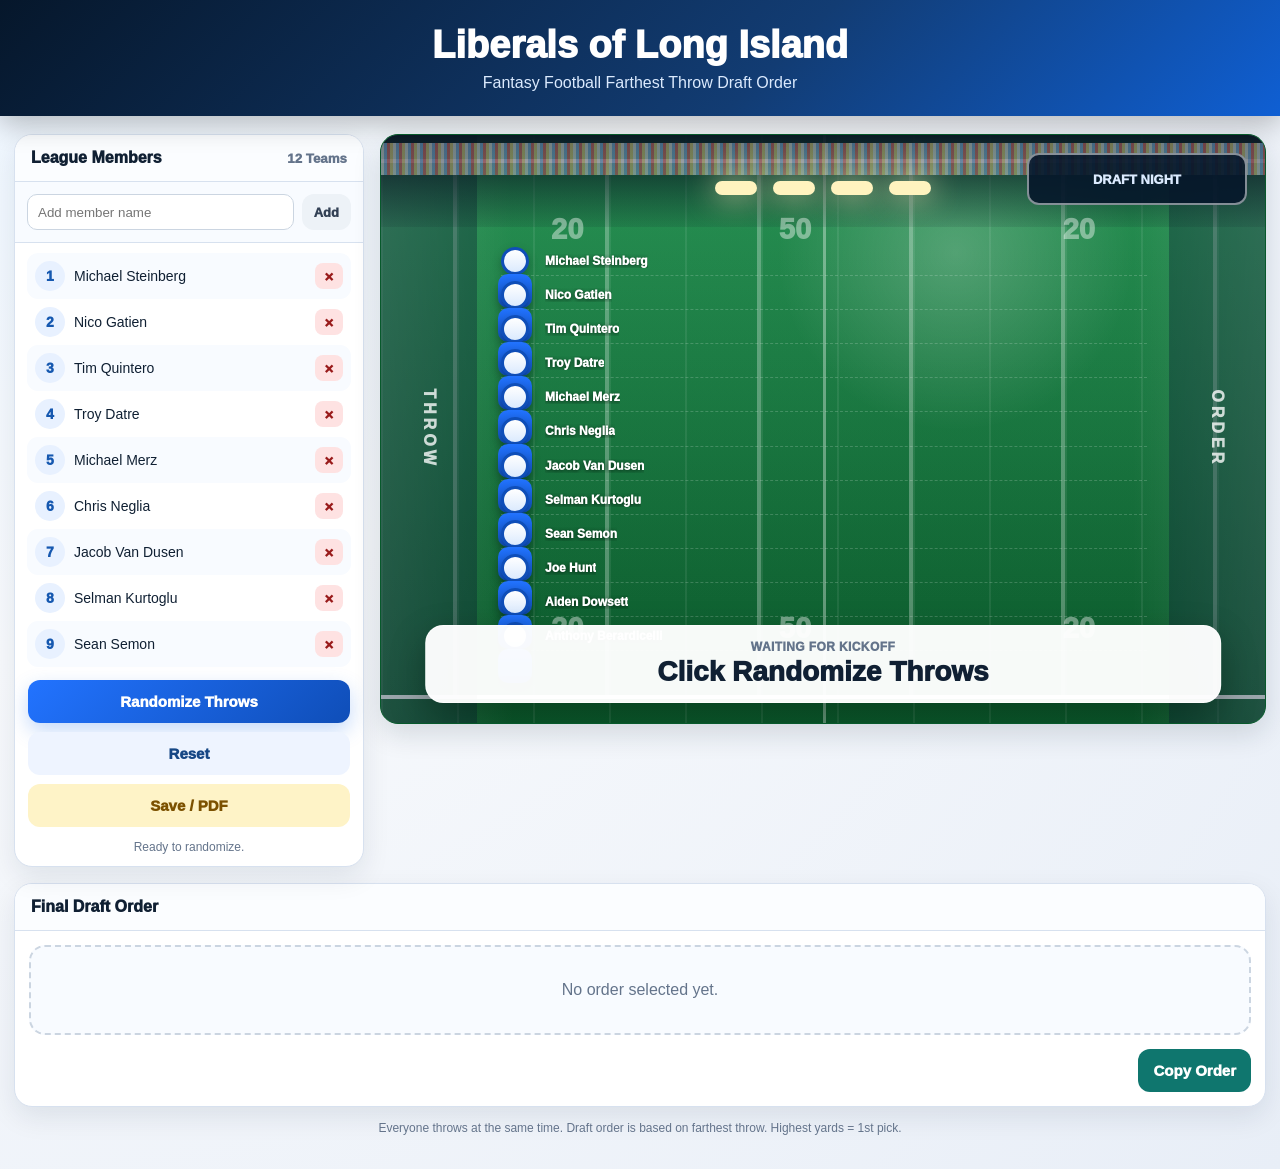
<file: DraftOrder.html>
<!DOCTYPE html>
<html lang="en">
<head>
<meta charset="utf-8" />
<meta name="viewport" content="width=device-width, initial-scale=1" />
<title>Liberals of Long Island Draft Order</title>
<style>
:root{
  --navy:#06172b;
  --blue:#1769ef;
  --gold:#f8cc45;
  --silver:#cbd5e1;
  --bronze:#c47a43;
  --line:#d7e1ef;
  --muted:#64748b;
  --text:#102033;
  --grass1:#168a46;
  --grass2:#0b5f2e;
}
*{box-sizing:border-box}
body{
  margin:0;
  font-family:Segoe UI,Arial,sans-serif;
  color:var(--text);
  background:radial-gradient(circle at top left,#edf6ff,#f7f9fc 38%,#e8eef7);
  min-height:100vh;
}
.header{
  position:relative;
  overflow:hidden;
  background:linear-gradient(135deg,#06172b,#123c73 60%,#0f5fd3);
  color:#fff;
  text-align:center;
  padding:24px 18px;
  box-shadow:0 9px 26px rgba(0,0,0,.24);
}
.header:before{
  content:"";
  position:absolute;
  inset:-80px;
  background:radial-gradient(circle,rgba(255,255,255,.14) 0 2px,transparent 3px 10px);
  opacity:.22;
  transform:rotate(-8deg);
}
.header h1{position:relative;margin:0;font-size:38px;font-weight:950}
.header p{position:relative;margin:7px 0 0;color:#dbeafe}
.wrap{max-width:1280px;margin:18px auto 34px;padding:0 14px}
.layout{display:grid;grid-template-columns:350px 1fr;gap:16px}
.card{background:#fff;border:1px solid var(--line);border-radius:18px;box-shadow:0 10px 28px rgba(16,32,51,.09);overflow:hidden}
.card-title{padding:14px 16px;border-bottom:1px solid var(--line);font-weight:950;background:#fbfdff;display:flex;justify-content:space-between;align-items:center;gap:8px}
.card-title small{color:var(--muted)}
.member-tools{padding:12px;border-bottom:1px solid var(--line);background:#f8fbff;display:grid;grid-template-columns:1fr auto;gap:8px}
.member-tools input{height:36px;border:1px solid #cbd5e1;border-radius:10px;padding:0 10px;font-family:inherit}
.member-tools button{height:36px;padding:0 12px;font-size:13px}
.member-list{padding:10px 12px 12px;max-height:424px;overflow:auto}
.member{display:grid;grid-template-columns:30px 1fr auto;align-items:center;gap:9px;padding:8px;border-radius:11px;font-size:14px}
.member:nth-child(odd){background:#f8fbff}
.badge{width:30px;height:30px;border-radius:50%;background:#e8f1ff;color:#1558b0;font-weight:950;display:flex;align-items:center;justify-content:center}
.remove{height:26px;width:28px;border-radius:8px;background:#fee2e2;color:#991b1b;padding:0;font-size:15px}
.controls{padding:13px;display:grid;gap:9px}
button{border:0;border-radius:12px;padding:13px 15px;font-weight:950;cursor:pointer;font-size:15px;font-family:inherit}
button:disabled{opacity:.55;cursor:not-allowed}.primary{background:linear-gradient(135deg,#2273ff,#0f4eb8);color:#fff;box-shadow:0 8px 20px rgba(31,111,235,.26)}.secondary{background:#eef4ff;color:#164785}.print{background:#fef3c7;color:#7c5100}.copy{background:#0f766e;color:white}.ghost{background:#edf2f7;color:#334155}
.status{font-size:12px;color:var(--muted);text-align:center;padding:0 8px 12px}
.preview{min-height:590px}
.field{
  position:relative;
  min-height:590px;
  border-radius:18px;
  overflow:hidden;
  border:1px solid #07592b;
  background:#0a642f;
  box-shadow:0 10px 28px rgba(16,32,51,.14);
}
.turf{position:absolute;inset:0;background:linear-gradient(180deg,rgba(255,255,255,.08),rgba(0,0,0,.08)),repeating-linear-gradient(90deg,rgba(255,255,255,.08) 0 2px,transparent 2px 76px),linear-gradient(180deg,var(--grass1),var(--grass2))}
.turf:after{content:"";position:absolute;inset:0;background:radial-gradient(circle at 65% 20%,rgba(255,255,255,.22),transparent 24%),linear-gradient(90deg,rgba(255,255,255,.14),transparent 15%,transparent 85%,rgba(255,255,255,.14))}
.stadium{position:absolute;top:0;left:0;right:0;height:92px;background:linear-gradient(180deg,rgba(8,18,33,.94),rgba(8,18,33,.1));z-index:1}
.crowd{position:absolute;left:0;right:0;top:8px;height:32px;background:repeating-linear-gradient(90deg,#fff 0 3px,#93c5fd 3px 6px,#f87171 6px 9px,#fde68a 9px 12px);opacity:.42}
.lights{position:absolute;top:46px;left:50%;transform:translateX(-50%);display:flex;gap:16px}.light{width:42px;height:14px;border-radius:8px;background:#fff3bf;box-shadow:0 0 32px #fff3bf}
.jumbotron{position:absolute;right:18px;top:18px;width:220px;height:52px;background:rgba(6,23,43,.9);border:2px solid rgba(255,255,255,.5);border-radius:12px;color:#dbeafe;display:flex;align-items:center;justify-content:center;z-index:3;font-size:13px;font-weight:950;text-align:center}
.hash{position:absolute;top:24px;bottom:24px;width:100%;background:repeating-linear-gradient(90deg,transparent 0 72px,rgba(255,255,255,.72) 72px 76px,transparent 76px 152px);opacity:.4}.sideline{position:absolute;left:0;right:0;height:4px;background:rgba(255,255,255,.9)}.top{top:24px}.bottom{bottom:24px}.mid{position:absolute;left:50%;top:0;bottom:0;width:3px;background:rgba(255,255,255,.35)}.endzone{position:absolute;top:0;bottom:0;width:96px;background:rgba(7,27,51,.35);display:flex;align-items:center;justify-content:center;color:rgba(255,255,255,.78);font-weight:950;writing-mode:vertical-rl;letter-spacing:4px}.left{left:0}.right{right:0}.yard{position:absolute;color:rgba(255,255,255,.42);font-weight:950;font-size:29px;z-index:2}.y1{left:170px;top:78px}.y2{left:45%;top:78px}.y3{right:170px;top:78px}.y4{left:170px;bottom:78px}.y5{left:45%;bottom:78px}.y6{right:170px;bottom:78px}
.throw-lanes{position:absolute;left:120px;right:118px;top:112px;bottom:72px;z-index:5;display:grid;grid-template-rows:repeat(12,1fr);gap:5px}
.lane{position:relative;border-bottom:1px dashed rgba(255,255,255,.18)}
.thrower{position:absolute;left:0;top:50%;transform:translateY(-50%);width:28px;height:28px;border-radius:50%;background:linear-gradient(180deg,#fff,#dbeafe);border:3px solid #0f4eb8;box-shadow:0 4px 10px rgba(0,0,0,.25)}
.thrower:after{content:"";position:absolute;left:50%;top:24px;transform:translateX(-50%);width:34px;height:34px;border-radius:10px;background:linear-gradient(180deg,#2273ff,#0f4eb8);box-shadow:0 6px 10px rgba(0,0,0,.22)}
.lane-name{position:absolute;left:44px;top:50%;transform:translateY(-50%);font-size:12px;font-weight:950;color:#fff;text-shadow:0 1px 4px rgba(0,0,0,.65);max-width:155px;white-space:nowrap;overflow:hidden;text-overflow:ellipsis}
.lane-ball{position:absolute;left:210px;top:50%;width:28px;height:18px;border-radius:50%;background:linear-gradient(180deg,#a5521b,#5f2d0c);box-shadow:0 7px 16px rgba(0,0,0,.34);opacity:0;transform:translateY(-50%)}
.lane-ball:before{content:"";position:absolute;left:5px;right:5px;top:8px;height:2px;background:#f6e7cf}.lane-ball:after{content:"";position:absolute;left:12px;top:4px;width:2px;height:10px;background:#f6e7cf;box-shadow:4px 0 0 #f6e7cf,-4px 0 0 #f6e7cf}
.lane-ball.fly{opacity:1;animation:flyBall 2.3s cubic-bezier(.17,.78,.18,1) forwards}
@keyframes flyBall{0%{left:210px;transform:translateY(-50%) rotate(0deg) scale(.95)}40%{transform:translateY(-115%) rotate(420deg) scale(1.08)}100%{left:var(--end-x);transform:translateY(-50%) rotate(900deg) scale(.95)}}
.marker{position:absolute;top:50%;transform:translateY(-50%);width:4px;height:32px;background:#fef3c7;border-radius:4px;box-shadow:0 0 10px #fef3c7;opacity:0}.marker.show{opacity:1;left:var(--end-x)}
.yard-tag{position:absolute;top:50%;transform:translateY(-50%);background:#06172b;color:#fff;padding:4px 8px;border-radius:999px;font-size:12px;font-weight:950;box-shadow:0 5px 12px rgba(0,0,0,.28);opacity:0;white-space:nowrap}.yard-tag.show{opacity:1;left:calc(var(--end-x) + 8px)}
.reveal{position:absolute;left:50%;bottom:20px;transform:translateX(-50%);width:min(90%,880px);background:rgba(255,255,255,.97);border-radius:18px;box-shadow:0 14px 36px rgba(0,0,0,.27);padding:14px 17px;text-align:center;z-index:12;border:1px solid rgba(255,255,255,.8)}.tag{color:#64748b;text-transform:uppercase;font-size:12px;font-weight:950;letter-spacing:.4px}.name{font-size:28px;font-weight:950;margin-top:2px}.confetti{position:absolute;inset:0;pointer-events:none;overflow:hidden;z-index:14}.confetti i{position:absolute;width:8px;height:14px;top:-20px;animation:fall 1.9s ease-in forwards}.confetti i:nth-child(3n){background:#f8cc45}.confetti i:nth-child(3n+1){background:#2273ff}.confetti i:nth-child(3n+2){background:#ef4444}@keyframes fall{to{transform:translateY(660px) rotate(620deg);opacity:.08}}
.overlay{display:none;position:fixed;inset:0;z-index:999;background:radial-gradient(circle at top left,#122b4c,#071b33 62%,#03101f);color:white;padding:24px;overflow:auto}.overlay.active{display:block}.skip{position:fixed;right:24px;top:24px;z-index:1002;background:#fef3c7;color:#7c5100;box-shadow:0 10px 24px rgba(0,0,0,.25)}.continue{display:none}.continue.show{display:none}.overlay .field{min-height:calc(100vh - 48px);border-radius:20px}.overlay-head{display:flex;justify-content:space-between;align-items:center;gap:12px;margin-bottom:18px}.overlay h2{font-size:34px;margin:0}.overlay-actions{display:flex;gap:10px;flex-wrap:wrap}.big-board{display:grid;grid-template-columns:repeat(3,1fr);gap:12px}.big-pick{background:rgba(255,255,255,.08);border:1px solid rgba(255,255,255,.18);border-radius:16px;padding:15px;display:flex;gap:12px;align-items:center}.big-num{width:46px;height:46px;border-radius:14px;background:#fff;color:#071b33;font-weight:950;display:flex;align-items:center;justify-content:center;font-size:20px}.big-name{font-size:21px;font-weight:950}.big-yards{margin-left:auto;font-size:16px;font-weight:950;color:#fde68a}.top1{border-top:6px solid var(--gold)}.top2{border-top:6px solid var(--silver)}.top3{border-top:6px solid var(--bronze)}.copied{color:#bbf7d0;font-weight:900}.results-card{margin-top:16px}.results-wrap{padding:14px}.podium{display:grid;grid-template-columns:repeat(3,1fr);gap:10px;margin-bottom:14px}.podium-card{background:linear-gradient(180deg,#ffffff,#f8fbff);border:1px solid var(--line);border-radius:14px;padding:12px;text-align:center}.gold{border-top:6px solid var(--gold)}.silver{border-top:6px solid var(--silver)}.bronze{border-top:6px solid var(--bronze)}.pick-label{font-size:12px;font-weight:950;color:var(--muted);text-transform:uppercase}.pick-name{margin-top:7px;font-size:17px;font-weight:950}.order{display:grid;grid-template-columns:repeat(3,1fr);gap:9px}.pick{display:flex;align-items:center;gap:10px;padding:10px;background:#f8fbff;border:1px solid var(--line);border-radius:12px}.pick-num{width:34px;height:34px;border-radius:11px;display:flex;align-items:center;justify-content:center;background:#06172b;color:white;font-weight:950}.pick-text{font-weight:850}.pick-yards{margin-left:auto;color:#7c5100;font-weight:950}.ending-copy{display:flex;justify-content:flex-end;padding:0 14px 14px}.empty{padding:34px 18px;text-align:center;color:#64748b;border:2px dashed #cbd5e1;border-radius:16px;background:#f8fbff}.footer{margin-top:14px;color:#64748b;font-size:12px;text-align:center}

.reveal.complete-box{
  width:auto;
  min-width:min(520px,86vw);
  max-width:min(720px,92vw);
  bottom:18px;
  padding:12px 14px;
}
.complete-inner{
  display:flex;
  align-items:center;
  justify-content:center;
  gap:12px;
  flex-wrap:wrap;
}
.complete-copy{
  text-align:left;
}
.complete-copy .tag{
  font-size:11px;
  line-height:1.1;
}
.complete-copy .name{
  font-size:18px;
  line-height:1.1;
  margin-top:1px;
}
.continue-inline{
  position:static !important;
  display:inline-flex !important;
  align-items:center;
  justify-content:center;
  background:#0f766e;
  color:white;
  box-shadow:0 5px 12px rgba(0,0,0,.18);
  padding:10px 14px;
  border-radius:10px;
  white-space:nowrap;
}
.continue-inline:hover{filter:brightness(.96)}
@media(max-width:980px){.layout{grid-template-columns:1fr}.order,.big-board,.podium{grid-template-columns:1fr}.throw-lanes{left:40px;right:30px}.lane-name{left:38px;max-width:120px}.lane-ball{left:160px}.jumbotron{display:none}}
@media print{body{background:white}.field,.controls,.member-tools,.footer,.overlay-actions{display:none}.wrap{max-width:none;margin:0;padding:0}.layout{display:block}.card{box-shadow:none;margin-bottom:12px}.overlay.active{display:block;position:static;background:white;color:#111}.big-pick{background:white;color:#111;border:1px solid #ddd}}
</style>
</head>
<body>
<div class="header"><h1>Liberals of Long Island</h1><p>Fantasy Football Farthest Throw Draft Order</p></div>
<div class="wrap">
  <div class="layout">
    <div class="card">
      <div class="card-title">League Members <small id="teamCount"></small></div>
      <div class="member-tools"><input id="newMember" placeholder="Add member name" onkeydown="if(event.key==='Enter') addMember()"><button class="ghost" onclick="addMember()">Add</button></div>
      <div class="member-list" id="memberList"></div>
      <div class="controls"><button class="primary" id="randomizeBtn" onclick="randomizeOrder()">Randomize Throws</button><button class="secondary" onclick="resetOrder()">Reset</button><button class="print" onclick="window.print()">Save / PDF</button></div>
      <div class="status" id="status">Ready to randomize.</div>
    </div>
    <div class="preview" id="fieldMount"></div>
  </div>
  <div class="card results-card"><div class="card-title">Final Draft Order</div><div class="results-wrap" id="results"><div class="empty">No order selected yet.</div></div><div class="ending-copy"><button class="copy" onclick="copyOrder()">Copy Order</button></div></div>
  <div class="footer">Everyone throws at the same time. Draft order is based on farthest throw. Highest yards = 1st pick.</div>
</div>
<div class="overlay" id="revealOverlay"><button class="skip" onclick="skipAnimation()">Skip Animation</button><div id="overlayMount"></div></div>
<div class="overlay" id="finalOverlay"><div class="overlay-head"><h2>Final Draft Order</h2><div class="overlay-actions"><button class="copy" onclick="copyOrder()">Copy Order</button><button class="print" onclick="window.print()">Save / PDF</button><button class="secondary" onclick="closeFinal()">Close</button><span class="copied" id="copiedMsg"></span></div></div><div class="big-board" id="bigBoard"></div></div>
<template id="fieldTemplate"><div class="field"><div class="turf"></div><div class="hash"></div><div class="stadium"><div class="crowd"></div><div class="lights"><span class="light"></span><span class="light"></span><span class="light"></span><span class="light"></span></div></div><div class="jumbotron">DRAFT NIGHT</div><div class="yard y1">20</div><div class="yard y2">50</div><div class="yard y3">20</div><div class="yard y4">20</div><div class="yard y5">50</div><div class="yard y6">20</div><div class="sideline top"></div><div class="sideline bottom"></div><div class="mid"></div><div class="endzone left">THROW</div><div class="endzone right">ORDER</div><div class="throw-lanes"></div><div class="reveal"><div class="tag">Waiting for kickoff</div><div class="name">Click Randomize Throws</div></div><div class="confetti"></div></div></template>
<script>
const STARTERS=["Michael Steinberg","Nico Gatien","Tim Quintero","Troy Datre","Michael Merz","Chris Neglia","Jacob Van Dusen","Selman Kurtoglu","Sean Semon","Joe Hunt","Aiden Dowsett","Anthony Berardicelli"];
let members=loadMembers(),finalOrder=[],isRunning=false,skipRequested=false;
function mountFields(){document.getElementById('fieldMount').innerHTML=document.getElementById('fieldTemplate').innerHTML;document.getElementById('overlayMount').innerHTML=document.getElementById('fieldTemplate').innerHTML;renderThrowLanes(document.querySelector('#fieldMount .throw-lanes'));renderThrowLanes(document.querySelector('#overlayMount .throw-lanes'))}
function renderThrowLanes(container){if(!container)return;container.innerHTML=members.map((name,i)=>`<div class="lane" data-name="${escapeAttr(name)}"><div class="thrower"></div><div class="lane-name">${escapeHtml(name)}</div><div class="lane-ball"></div><div class="marker"></div><div class="yard-tag"></div></div>`).join('')}
function loadMembers(){try{const saved=JSON.parse(localStorage.getItem('lliMembers')||'null');if(Array.isArray(saved)&&saved.length)return saved}catch(e){}return STARTERS.slice()}function saveMembers(){localStorage.setItem('lliMembers',JSON.stringify(members))}function renderMembers(){document.getElementById('teamCount').textContent=members.length+' Teams';document.getElementById('memberList').innerHTML=members.map((name,i)=>`<div class="member"><div class="badge">${i+1}</div><div>${escapeHtml(name)}</div><button class="remove" onclick="removeMember(${i})">×</button></div>`).join('')}function addMember(){const input=document.getElementById('newMember'),name=input.value.trim();if(!name)return;if(!members.includes(name))members.push(name);input.value='';saveMembers();renderMembers();resetOrder(false)}function removeMember(i){members.splice(i,1);saveMembers();renderMembers();resetOrder(false)}
function makeThrowResults(){let used=new Set();return members.map(name=>{let yards;do{yards=Number((Math.random()*65+25).toFixed(1))}while(used.has(yards));used.add(yards);return{name,yards}}).sort((a,b)=>b.yards-a.yards)}
async function randomizeOrder(){if(isRunning||members.length<2)return;isRunning=true;skipRequested=false;setButtons(false);mountFields();finalOrder=makeThrowResults();document.getElementById('results').innerHTML='<div class="empty">Throw contest in progress...</div>';document.getElementById('status').textContent='Everyone is throwing...';document.getElementById('revealOverlay').classList.add('active');hideContinue();animateThrows();await wait(2600);if(!skipRequested)showContinue()}
function animateThrows(){const screens=[...document.querySelectorAll('#fieldMount .field,#overlayMount .field')];screens.forEach(screen=>{screen.querySelector('.jumbotron').textContent='EVERYONE THROWS';screen.querySelector('.reveal').innerHTML='<div class="tag">All Footballs Are In The Air</div><div class="name">Farthest throw wins 1st pick</div>';finalOrder.forEach((r,rank)=>{const lane=[...screen.querySelectorAll('.lane')].find(x=>x.dataset.name===r.name);if(!lane)return;let percent=(r.yards-25)/65;percent=Math.max(.05,Math.min(.98,percent));const end=`calc(210px + ${percent} * (100% - 250px))`;lane.style.setProperty('--end-x',end);lane.querySelector('.yard-tag').textContent=`${r.yards} yds`;setTimeout(()=>{lane.querySelector('.lane-ball').classList.add('fly');},rank*35);setTimeout(()=>{lane.querySelector('.marker').classList.add('show');lane.querySelector('.yard-tag').classList.add('show');},2300+rank*25)})})}
function showContinue(){
  document.getElementById('status').textContent='Throws complete. Click Continue to show the draft order.';
  document.querySelectorAll('#fieldMount .reveal,#overlayMount .reveal').forEach(r=>{
    r.className='reveal complete-box';
    r.innerHTML='<div class="complete-inner"><div class="complete-copy"><div class="tag">Throws Complete</div><div class="name">Ready to reveal draft order</div></div><button class="continue-inline" onclick="continueToResults()">Continue to Draft Order</button></div>';
  });
}
function hideContinue(){
  document.querySelectorAll('.complete-box').forEach(r=>r.classList.remove('complete-box'));
}
function continueToResults(){
  finishReveal();
}
function finishReveal(){hideContinue();if(!finalOrder.length)return;renderResults(finalOrder);confetti();document.getElementById('status').textContent='Draft order generated: '+new Date().toLocaleString();document.getElementById('revealOverlay').classList.remove('active');showFinal();setButtons(true);isRunning=false}
function skipAnimation(){skipRequested=true;finishReveal()}function showFinal(){document.getElementById('finalOverlay').classList.add('active')}function closeFinal(){document.getElementById('finalOverlay').classList.remove('active')}function copyOrder(){if(!finalOrder.length)return;const text=finalOrder.map((r,i)=>`${i+1}. ${r.name} - ${r.yards} yards`).join('\n');navigator.clipboard.writeText(text).then(()=>{document.getElementById('copiedMsg').textContent='Copied!';setTimeout(()=>document.getElementById('copiedMsg').textContent='',1500)})}
function renderResults(order){const podium=`<div class="podium"><div class="podium-card gold"><div class="pick-label">1st Pick</div><div class="pick-name">${escapeHtml(order[0]?.name||'')}</div><div class="pick-yards">${order[0]?.yards||''} yds</div></div><div class="podium-card silver"><div class="pick-label">2nd Pick</div><div class="pick-name">${escapeHtml(order[1]?.name||'')}</div><div class="pick-yards">${order[1]?.yards||''} yds</div></div><div class="podium-card bronze"><div class="pick-label">3rd Pick</div><div class="pick-name">${escapeHtml(order[2]?.name||'')}</div><div class="pick-yards">${order[2]?.yards||''} yds</div></div></div>`;const list=`<div class="order">${order.map((r,i)=>`<div class="pick"><div class="pick-num">${i+1}</div><div class="pick-text">${escapeHtml(r.name)}</div><div class="pick-yards">${r.yards} yds</div></div>`).join('')}</div>`;document.getElementById('results').innerHTML=podium+list;document.getElementById('bigBoard').innerHTML=order.map((r,i)=>`<div class="big-pick ${i===0?'top1':i===1?'top2':i===2?'top3':''}"><div class="big-num">${i+1}</div><div class="big-name">${escapeHtml(r.name)}</div><div class="big-yards">${r.yards} yds</div></div>`).join('')}
function resetOrder(clear=true){skipRequested=false;hideContinue();if(clear){finalOrder=[];document.getElementById('results').innerHTML='<div class="empty">No order selected yet.</div>';document.getElementById('bigBoard').innerHTML='';document.getElementById('status').textContent='Ready to randomize.'}document.getElementById('revealOverlay').classList.remove('active');document.getElementById('finalOverlay').classList.remove('active');mountFields();setButtons(true);isRunning=false}
function setButtons(v){document.getElementById('randomizeBtn').disabled=!v}function wait(ms){return new Promise(r=>setTimeout(r,ms))}function confetti(){document.querySelectorAll('.confetti').forEach(c=>{c.innerHTML='';for(let i=0;i<110;i++){let x=document.createElement('i');x.style.left=Math.random()*100+'%';x.style.animationDelay=Math.random()*.55+'s';c.appendChild(x)}setTimeout(()=>c.innerHTML='',2900)})}function escapeHtml(t){return String(t).replace(/&/g,'&amp;').replace(/</g,'&lt;').replace(/>/g,'&gt;').replace(/"/g,'&quot;').replace(/'/g,'&#039;')}function escapeAttr(t){return escapeHtml(t).replace(/"/g,'&quot;')}
mountFields();renderMembers();
</script>
</body></html>
</file>
